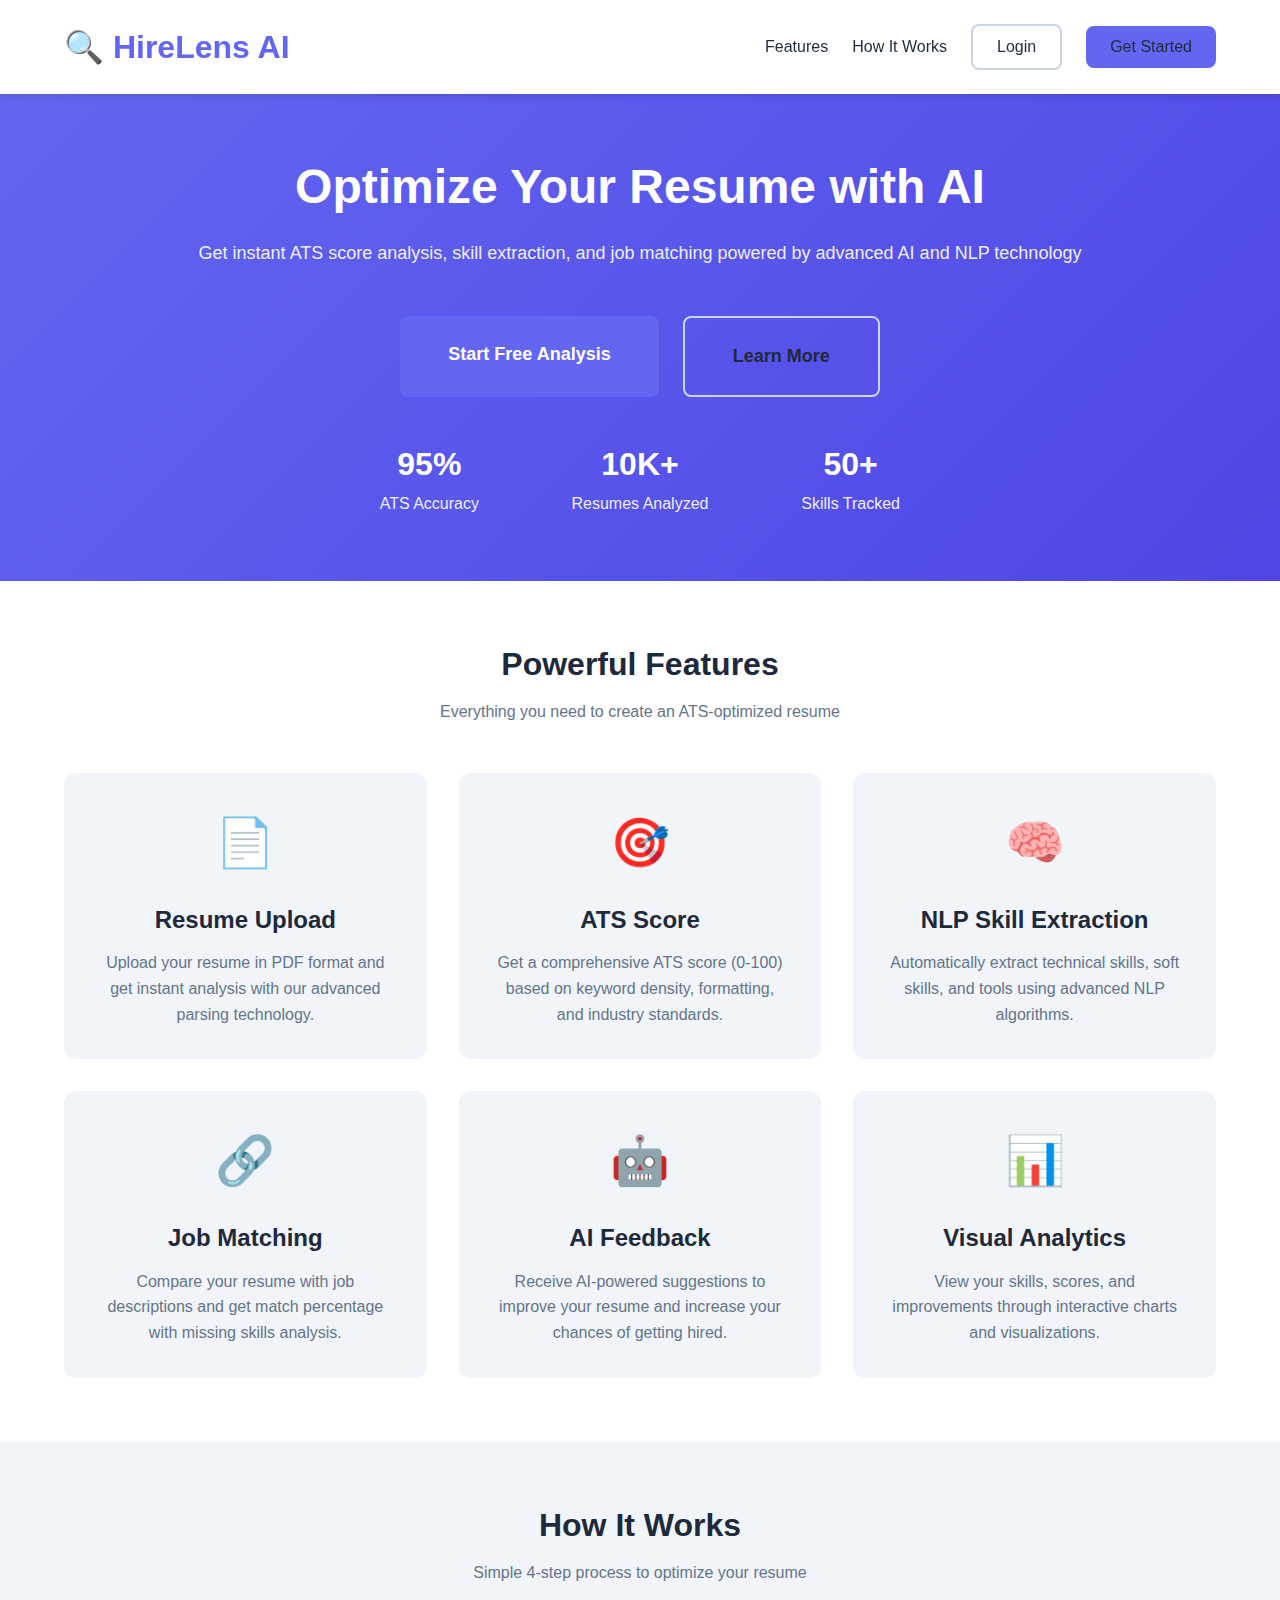
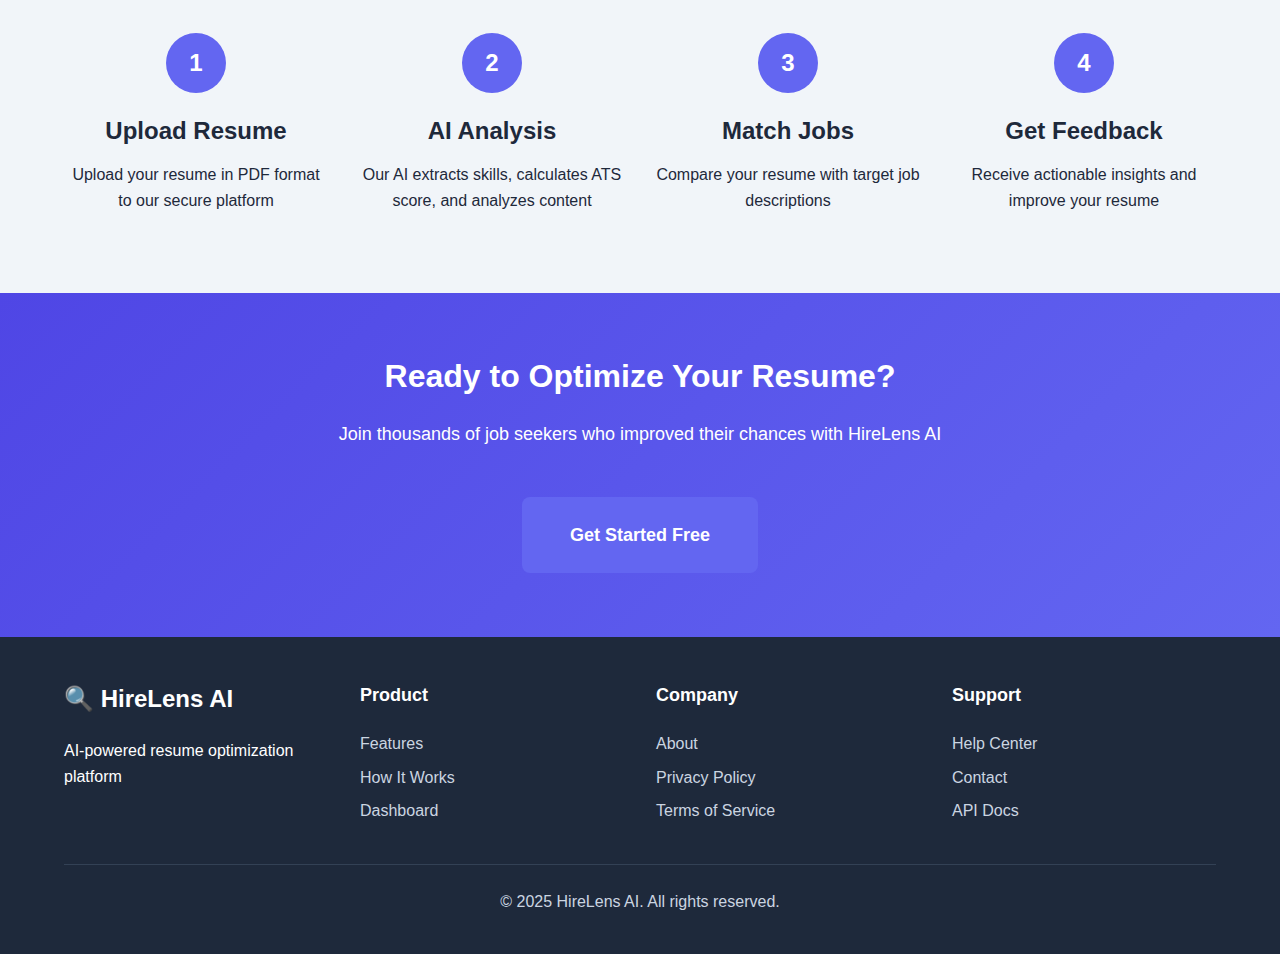
<file: index.html>
<!DOCTYPE html>
<html lang="en">
<head>
    <meta charset="UTF-8">
    <meta name="viewport" content="width=device-width, initial-scale=1.0">
    <title>HireLens AI - AI Resume Analyzer & Job Matcher</title>
    <link rel="stylesheet" href="css/style.css">
</head>
<body>
    <!-- Navigation -->
    <nav class="navbar">
        <div class="container">
            <div class="nav-brand">
                <h2>🔍 HireLens AI</h2>
            </div>
            <div class="nav-links">
                <a href="#features">Features</a>
                <a href="#how-it-works">How It Works</a>
                <a href="login.html" class="btn-secondary">Login</a>
                <a href="register.html" class="btn-primary">Get Started</a>
            </div>
        </div>
    </nav>

    <!-- Hero Section -->
    <section class="hero">
        <div class="container">
            <div class="hero-content">
                <h1>Optimize Your Resume with AI</h1>
                <p class="hero-subtitle">
                    Get instant ATS score analysis, skill extraction, and job matching 
                    powered by advanced AI and NLP technology
                </p>
                <div class="hero-buttons">
                    <a href="register.html" class="btn-primary btn-large">Start Free Analysis</a>
                    <a href="#features" class="btn-secondary btn-large">Learn More</a>
                </div>
                <div class="hero-stats">
                    <div class="stat">
                        <h3>95%</h3>
                        <p>ATS Accuracy</p>
                    </div>
                    <div class="stat">
                        <h3>10K+</h3>
                        <p>Resumes Analyzed</p>
                    </div>
                    <div class="stat">
                        <h3>50+</h3>
                        <p>Skills Tracked</p>
                    </div>
                </div>
            </div>
        </div>
    </section>

    <!-- Features Section -->
    <section id="features" class="features">
        <div class="container">
            <h2 class="section-title">Powerful Features</h2>
            <p class="section-subtitle">Everything you need to create an ATS-optimized resume</p>
            
            <div class="features-grid">
                <div class="feature-card">
                    <div class="feature-icon">📄</div>
                    <h3>Resume Upload</h3>
                    <p>Upload your resume in PDF format and get instant analysis with our advanced parsing technology.</p>
                </div>
                
                <div class="feature-card">
                    <div class="feature-icon">🎯</div>
                    <h3>ATS Score</h3>
                    <p>Get a comprehensive ATS score (0-100) based on keyword density, formatting, and industry standards.</p>
                </div>
                
                <div class="feature-card">
                    <div class="feature-icon">🧠</div>
                    <h3>NLP Skill Extraction</h3>
                    <p>Automatically extract technical skills, soft skills, and tools using advanced NLP algorithms.</p>
                </div>
                
                <div class="feature-card">
                    <div class="feature-icon">🔗</div>
                    <h3>Job Matching</h3>
                    <p>Compare your resume with job descriptions and get match percentage with missing skills analysis.</p>
                </div>
                
                <div class="feature-card">
                    <div class="feature-icon">🤖</div>
                    <h3>AI Feedback</h3>
                    <p>Receive AI-powered suggestions to improve your resume and increase your chances of getting hired.</p>
                </div>
                
                <div class="feature-card">
                    <div class="feature-icon">📊</div>
                    <h3>Visual Analytics</h3>
                    <p>View your skills, scores, and improvements through interactive charts and visualizations.</p>
                </div>
            </div>
        </div>
    </section>

    <!-- How It Works Section -->
    <section id="how-it-works" class="how-it-works">
        <div class="container">
            <h2 class="section-title">How It Works</h2>
            <p class="section-subtitle">Simple 4-step process to optimize your resume</p>
            
            <div class="steps">
                <div class="step">
                    <div class="step-number">1</div>
                    <h3>Upload Resume</h3>
                    <p>Upload your resume in PDF format to our secure platform</p>
                </div>
                
                <div class="step">
                    <div class="step-number">2</div>
                    <h3>AI Analysis</h3>
                    <p>Our AI extracts skills, calculates ATS score, and analyzes content</p>
                </div>
                
                <div class="step">
                    <div class="step-number">3</div>
                    <h3>Match Jobs</h3>
                    <p>Compare your resume with target job descriptions</p>
                </div>
                
                <div class="step">
                    <div class="step-number">4</div>
                    <h3>Get Feedback</h3>
                    <p>Receive actionable insights and improve your resume</p>
                </div>
            </div>
        </div>
    </section>

    <!-- CTA Section -->
    <section class="cta">
        <div class="container">
            <h2>Ready to Optimize Your Resume?</h2>
            <p>Join thousands of job seekers who improved their chances with HireLens AI</p>
            <a href="register.html" class="btn-primary btn-large">Get Started Free</a>
        </div>
    </section>

    <!-- Footer -->
    <footer class="footer">
        <div class="container">
            <div class="footer-content">
                <div class="footer-section">
                    <h3>🔍 HireLens AI</h3>
                    <p>AI-powered resume optimization platform</p>
                </div>
                <div class="footer-section">
                    <h4>Product</h4>
                    <a href="#features">Features</a>
                    <a href="#how-it-works">How It Works</a>
                    <a href="dashboard.html">Dashboard</a>
                </div>
                <div class="footer-section">
                    <h4>Company</h4>
                    <a href="#">About</a>
                    <a href="#">Privacy Policy</a>
                    <a href="#">Terms of Service</a>
                </div>
                <div class="footer-section">
                    <h4>Support</h4>
                    <a href="#">Help Center</a>
                    <a href="#">Contact</a>
                    <a href="#">API Docs</a>
                </div>
            </div>
            <div class="footer-bottom">
                <p>&copy; 2025 HireLens AI. All rights reserved.</p>
            </div>
        </div>
    </footer>

    <script src="js/main.js"></script>
</body>
</html>
</file>
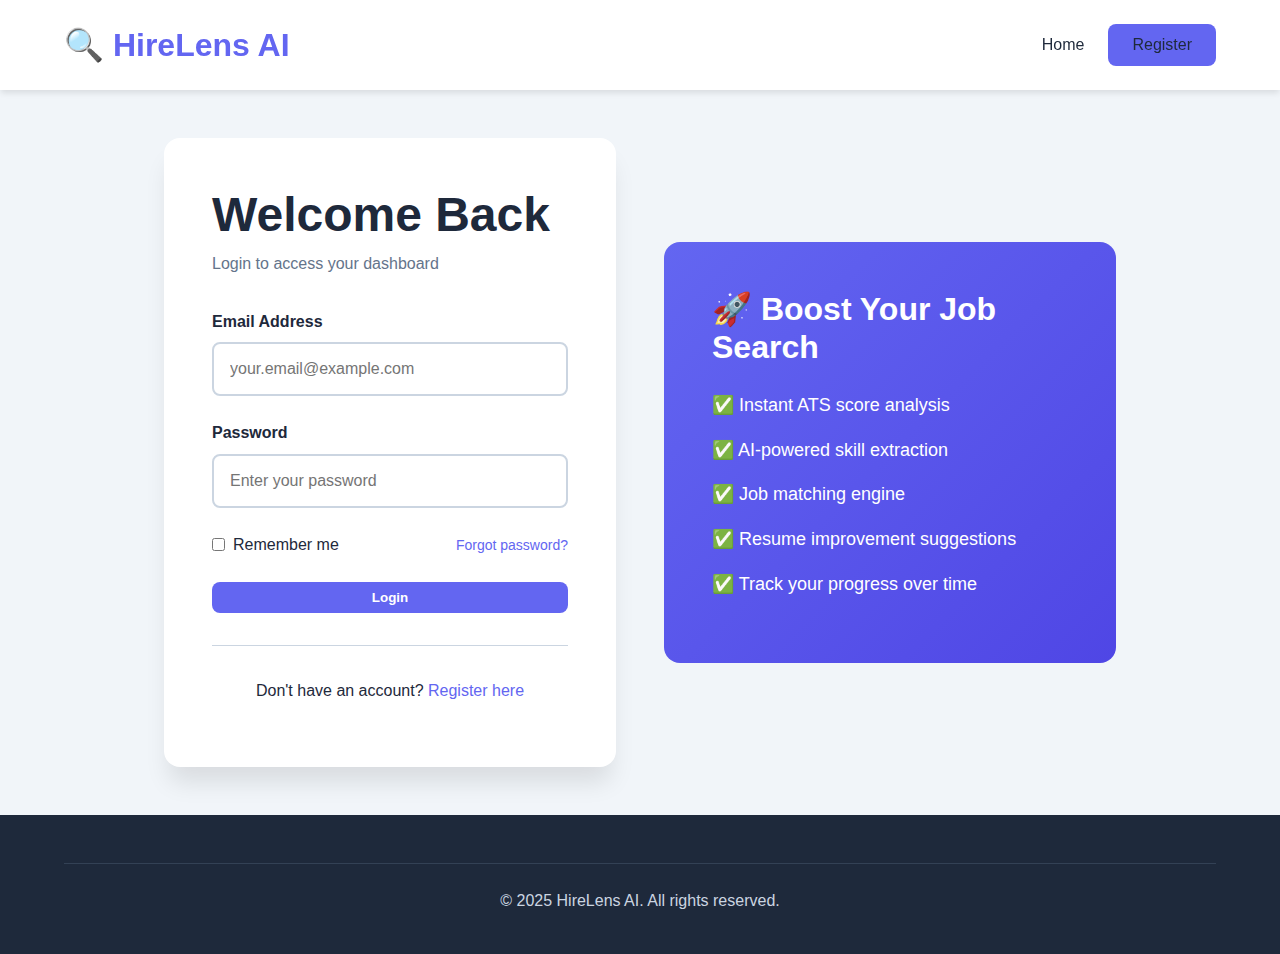
<file: login.html>
<!DOCTYPE html>
<html lang="en">
<head>
    <meta charset="UTF-8">
    <meta name="viewport" content="width=device-width, initial-scale=1.0">
    <title>Login - HireLens AI</title>
    <link rel="stylesheet" href="css/style.css">
</head>
<body>
    <!-- Navigation -->
    <nav class="navbar">
        <div class="container">
            <div class="nav-brand">
                <a href="index.html"><h2>🔍 HireLens AI</h2></a>
            </div>
            <div class="nav-links">
                <a href="index.html">Home</a>
                <a href="register.html" class="btn-primary">Register</a>
            </div>
        </div>
    </nav>

    <!-- Login Form -->
    <section class="auth-section">
        <div class="auth-container">
            <div class="auth-card">
                <h1>Welcome Back</h1>
                <p class="auth-subtitle">Login to access your dashboard</p>
                
                <form id="loginForm" class="auth-form">
                    <div class="form-group">
                        <label for="email">Email Address</label>
                        <input 
                            type="email" 
                            id="email" 
                            name="email" 
                            required 
                            placeholder="your.email@example.com"
                            autocomplete="email"
                        >
                    </div>
                    
                    <div class="form-group">
                        <label for="password">Password</label>
                        <input 
                            type="password" 
                            id="password" 
                            name="password" 
                            required 
                            placeholder="Enter your password"
                            autocomplete="current-password"
                        >
                    </div>
                    
                    <div class="form-options">
                        <label class="checkbox-label">
                            <input type="checkbox" name="remember">
                            <span>Remember me</span>
                        </label>
                        <a href="#" class="forgot-link">Forgot password?</a>
                    </div>
                    
                    <button type="submit" class="btn-primary btn-block" id="loginBtn">
                        Login
                    </button>
                    
                    <div id="errorMessage" class="error-message" style="display: none;"></div>
                    <div id="successMessage" class="success-message" style="display: none;"></div>
                </form>
                
                <div class="auth-footer">
                    <p>Don't have an account? <a href="register.html">Register here</a></p>
                </div>
            </div>
            
            <div class="auth-info">
                <h2>🚀 Boost Your Job Search</h2>
                <ul class="info-list">
                    <li>✅ Instant ATS score analysis</li>
                    <li>✅ AI-powered skill extraction</li>
                    <li>✅ Job matching engine</li>
                    <li>✅ Resume improvement suggestions</li>
                    <li>✅ Track your progress over time</li>
                </ul>
            </div>
        </div>
    </section>

    <!-- Footer -->
    <footer class="footer">
        <div class="container">
            <div class="footer-bottom">
                <p>&copy; 2025 HireLens AI. All rights reserved.</p>
            </div>
        </div>
    </footer>

    <script src="js/auth.js"></script>
</body>
</html>
</file>
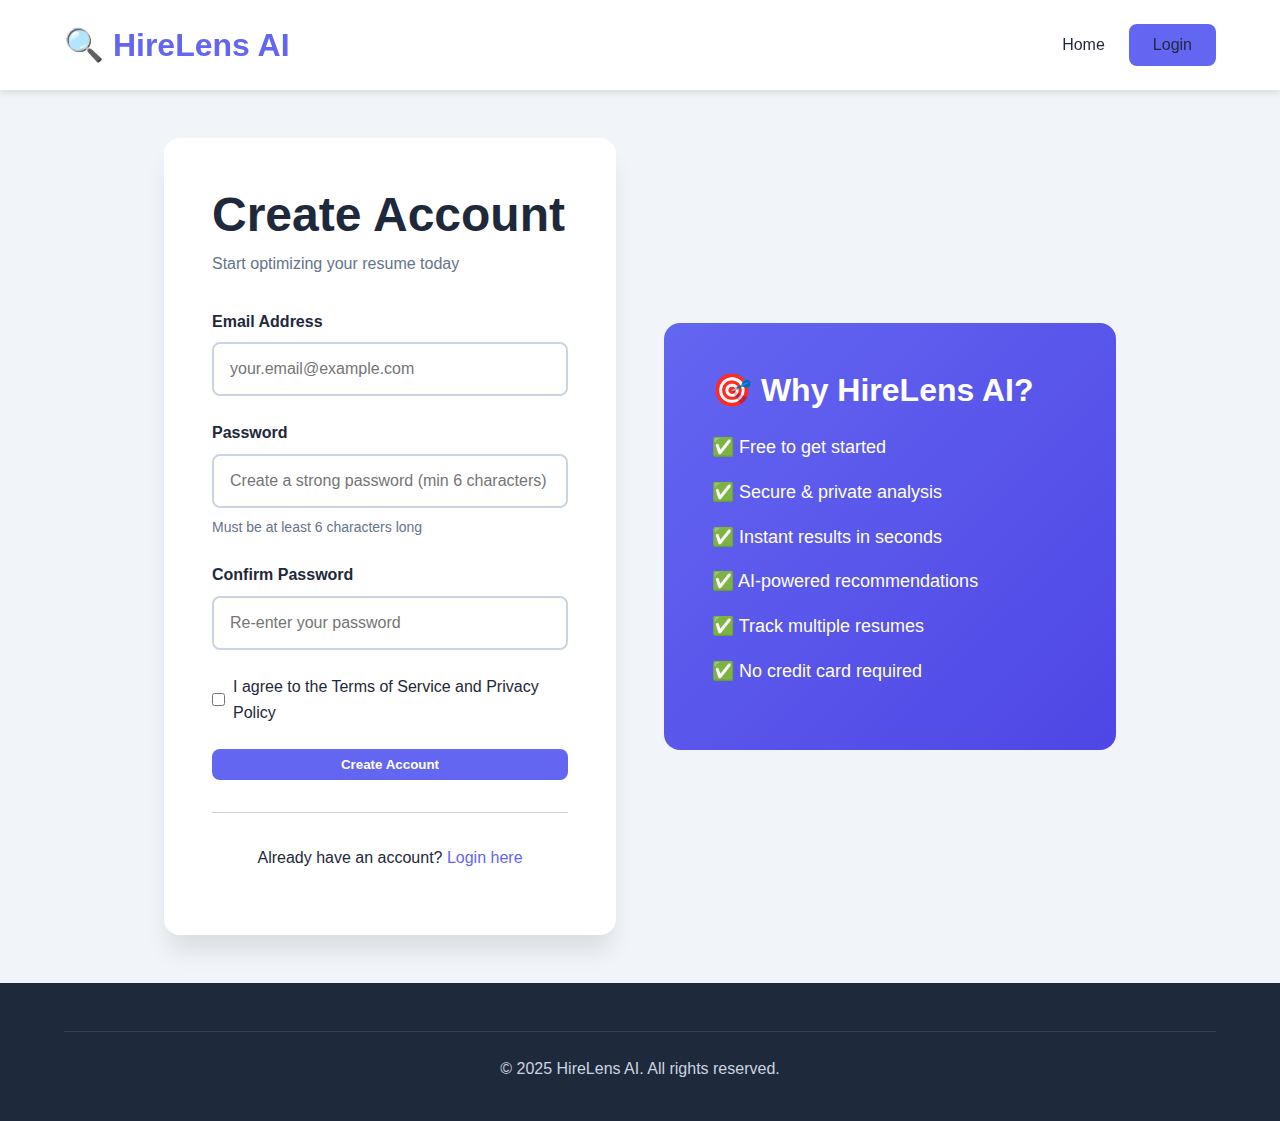
<file: register.html>
<!DOCTYPE html>
<html lang="en">
<head>
    <meta charset="UTF-8">
    <meta name="viewport" content="width=device-width, initial-scale=1.0">
    <title>Register - HireLens AI</title>
    <link rel="stylesheet" href="css/style.css">
</head>
<body>
    <!-- Navigation -->
    <nav class="navbar">
        <div class="container">
            <div class="nav-brand">
                <a href="index.html"><h2>🔍 HireLens AI</h2></a>
            </div>
            <div class="nav-links">
                <a href="index.html">Home</a>
                <a href="login.html" class="btn-primary">Login</a>
            </div>
        </div>
    </nav>

    <!-- Register Form -->
    <section class="auth-section">
        <div class="auth-container">
            <div class="auth-card">
                <h1>Create Account</h1>
                <p class="auth-subtitle">Start optimizing your resume today</p>
                
                <form id="registerForm" class="auth-form">
                    <div class="form-group">
                        <label for="email">Email Address</label>
                        <input 
                            type="email" 
                            id="email" 
                            name="email" 
                            required 
                            placeholder="your.email@example.com"
                            autocomplete="email"
                        >
                    </div>
                    
                    <div class="form-group">
                        <label for="password">Password</label>
                        <input 
                            type="password" 
                            id="password" 
                            name="password" 
                            required 
                            placeholder="Create a strong password (min 6 characters)"
                            autocomplete="new-password"
                        >
                        <small class="form-hint">Must be at least 6 characters long</small>
                    </div>
                    
                    <div class="form-group">
                        <label for="confirmPassword">Confirm Password</label>
                        <input 
                            type="password" 
                            id="confirmPassword" 
                            name="confirmPassword" 
                            required 
                            placeholder="Re-enter your password"
                            autocomplete="new-password"
                        >
                    </div>
                    
                    <div class="form-options">
                        <label class="checkbox-label">
                            <input type="checkbox" name="terms" required>
                            <span>I agree to the Terms of Service and Privacy Policy</span>
                        </label>
                    </div>
                    
                    <button type="submit" class="btn-primary btn-block" id="registerBtn">
                        Create Account
                    </button>
                    
                    <div id="errorMessage" class="error-message" style="display: none;"></div>
                    <div id="successMessage" class="success-message" style="display: none;"></div>
                </form>
                
                <div class="auth-footer">
                    <p>Already have an account? <a href="login.html">Login here</a></p>
                </div>
            </div>
            
            <div class="auth-info">
                <h2>🎯 Why HireLens AI?</h2>
                <ul class="info-list">
                    <li>✅ Free to get started</li>
                    <li>✅ Secure & private analysis</li>
                    <li>✅ Instant results in seconds</li>
                    <li>✅ AI-powered recommendations</li>
                    <li>✅ Track multiple resumes</li>
                    <li>✅ No credit card required</li>
                </ul>
            </div>
        </div>
    </section>

    <!-- Footer -->
    <footer class="footer">
        <div class="container">
            <div class="footer-bottom">
                <p>&copy; 2025 HireLens AI. All rights reserved.</p>
            </div>
        </div>
    </footer>

    <script src="js/auth.js"></script>
</body>
</html>
</file>
<file: css/style.css>
/* ============================================
   RESET & BASE STYLES
   ============================================ */
* {
    margin: 0;
    padding: 0;
    box-sizing: border-box;
}

:root {
    /* Colors */
    --primary-color: #6366f1;
    --primary-dark: #4f46e5;
    --primary-light: #818cf8;
    --secondary-color: #10b981;
    --accent-color: #f59e0b;
    --danger-color: #ef4444;
    --success-color: #22c55e;
    --warning-color: #f59e0b;
    
    /* Neutrals */
    --dark: #1e293b;
    --gray-dark: #334155;
    --gray: #64748b;
    --gray-light: #cbd5e1;
    --gray-lighter: #f1f5f9;
    --white: #ffffff;
    
    /* Typography */
    --font-family: 'Segoe UI', Tahoma, Geneva, Verdana, sans-serif;
    --font-size-base: 16px;
    --font-size-sm: 14px;
    --font-size-lg: 18px;
    --font-size-xl: 24px;
    --font-size-2xl: 32px;
    --font-size-3xl: 48px;
    
    /* Spacing */
    --spacing-xs: 0.5rem;
    --spacing-sm: 1rem;
    --spacing-md: 1.5rem;
    --spacing-lg: 2rem;
    --spacing-xl: 3rem;
    --spacing-2xl: 4rem;
    
    /* Border Radius */
    --radius-sm: 4px;
    --radius-md: 8px;
    --radius-lg: 12px;
    --radius-xl: 16px;
    --radius-full: 9999px;
    
    /* Shadows */
    --shadow-sm: 0 1px 2px 0 rgba(0, 0, 0, 0.05);
    --shadow-md: 0 4px 6px -1px rgba(0, 0, 0, 0.1);
    --shadow-lg: 0 10px 15px -3px rgba(0, 0, 0, 0.1);
    --shadow-xl: 0 20px 25px -5px rgba(0, 0, 0, 0.1);
    
    /* Transitions */
    --transition: all 0.3s ease;
}

body {
    font-family: var(--font-family);
    font-size: var(--font-size-base);
    line-height: 1.6;
    color: var(--dark);
    background-color: var(--gray-lighter);
}

/* ============================================
   TYPOGRAPHY
   ============================================ */
h1, h2, h3, h4, h5, h6 {
    font-weight: 700;
    line-height: 1.2;
    margin-bottom: var(--spacing-sm);
}

h1 { font-size: var(--font-size-3xl); }
h2 { font-size: var(--font-size-2xl); }
h3 { font-size: var(--font-size-xl); }
h4 { font-size: var(--font-size-lg); }

p {
    margin-bottom: var(--spacing-sm);
}

a {
    color: var(--primary-color);
    text-decoration: none;
    transition: var(--transition);
}

a:hover {
    color: var(--primary-dark);
}

/* ============================================
   LAYOUT
   ============================================ */
.container {
    max-width: 1200px;
    margin: 0 auto;
    padding: 0 var(--spacing-md);
}

/* ============================================
   NAVIGATION
   ============================================ */
.navbar {
    background: var(--white);
    box-shadow: var(--shadow-md);
    padding: var(--spacing-md) 0;
    position: sticky;
    top: 0;
    z-index: 1000;
}

.navbar .container {
    display: flex;
    justify-content: space-between;
    align-items: center;
}

.nav-brand h2 {
    color: var(--primary-color);
    margin: 0;
}

.nav-brand a {
    color: var(--primary-color);
}

.nav-links {
    display: flex;
    gap: var(--spacing-md);
    align-items: center;
}

.nav-links a {
    color: var(--dark);
    font-weight: 500;
    transition: var(--transition);
}

.nav-links a:hover {
    color: var(--primary-color);
}

.navbar-dashboard {
    background: linear-gradient(135deg, var(--primary-color), var(--primary-dark));
}

.navbar-dashboard .nav-brand h2,
.navbar-dashboard .nav-brand a {
    color: var(--white);
}

.user-email {
    color: var(--white);
    font-weight: 500;
}

/* ============================================
   BUTTONS
   ============================================ */
.btn-primary,
.btn-secondary,
.btn-danger {
    padding: var(--spacing-xs) var(--spacing-md);
    border-radius: var(--radius-md);
    border: none;
    font-weight: 600;
    cursor: pointer;
    transition: var(--transition);
    display: inline-block;
    text-align: center;
}

.btn-primary {
    background: var(--primary-color);
    color: var(--white);
}

.btn-primary:hover {
    background: var(--primary-dark);
    transform: translateY(-2px);
    box-shadow: var(--shadow-lg);
}

.btn-secondary {
    background: transparent;
    color: var(--dark);
    border: 2px solid var(--gray-light);
}

.btn-secondary:hover {
    border-color: var(--primary-color);
    color: var(--primary-color);
}

.navbar-dashboard .btn-secondary {
    color: var(--white);
    border-color: var(--white);
}

.navbar-dashboard .btn-secondary:hover {
    background: rgba(255, 255, 255, 0.1);
}

.btn-danger {
    background: var(--danger-color);
    color: var(--white);
}

.btn-danger:hover {
    background: #dc2626;
}

.btn-large {
    padding: var(--spacing-md) var(--spacing-xl);
    font-size: var(--font-size-lg);
}

.btn-block {
    width: 100%;
    display: block;
}

.btn-primary:disabled,
.btn-secondary:disabled {
    opacity: 0.5;
    cursor: not-allowed;
}

/* ============================================
   HERO SECTION
   ============================================ */
.hero {
    background: linear-gradient(135deg, var(--primary-color), var(--primary-dark));
    color: var(--white);
    padding: var(--spacing-2xl) 0;
    text-align: center;
}

.hero-content h1 {
    font-size: var(--font-size-3xl);
    margin-bottom: var(--spacing-md);
}

.hero-subtitle {
    font-size: var(--font-size-lg);
    margin-bottom: var(--spacing-xl);
    opacity: 0.9;
}

.hero-buttons {
    display: flex;
    gap: var(--spacing-md);
    justify-content: center;
    margin-bottom: var(--spacing-xl);
}

.hero-stats {
    display: grid;
    grid-template-columns: repeat(auto-fit, minmax(150px, 1fr));
    gap: var(--spacing-lg);
    max-width: 600px;
    margin: 0 auto;
}

.stat h3 {
    font-size: var(--font-size-2xl);
    margin-bottom: var(--spacing-xs);
}

.stat p {
    opacity: 0.9;
    margin: 0;
}

/* ============================================
   FEATURES SECTION
   ============================================ */
.features {
    padding: var(--spacing-2xl) 0;
    background: var(--white);
}

.section-title {
    text-align: center;
    margin-bottom: var(--spacing-sm);
    color: var(--dark);
}

.section-subtitle {
    text-align: center;
    color: var(--gray);
    margin-bottom: var(--spacing-xl);
}

.features-grid {
    display: grid;
    grid-template-columns: repeat(auto-fit, minmax(300px, 1fr));
    gap: var(--spacing-lg);
}

.feature-card {
    background: var(--gray-lighter);
    padding: var(--spacing-lg);
    border-radius: var(--radius-lg);
    text-align: center;
    transition: var(--transition);
}

.feature-card:hover {
    transform: translateY(-5px);
    box-shadow: var(--shadow-xl);
}

.feature-icon {
    font-size: 48px;
    margin-bottom: var(--spacing-md);
}

.feature-card h3 {
    color: var(--dark);
    margin-bottom: var(--spacing-sm);
}

.feature-card p {
    color: var(--gray);
    margin: 0;
}

/* ============================================
   HOW IT WORKS SECTION
   ============================================ */
.how-it-works {
    padding: var(--spacing-2xl) 0;
    background: var(--gray-lighter);
}

.steps {
    display: grid;
    grid-template-columns: repeat(auto-fit, minmax(250px, 1fr));
    gap: var(--spacing-lg);
}

.step {
    text-align: center;
}

.step-number {
    width: 60px;
    height: 60px;
    background: var(--primary-color);
    color: var(--white);
    border-radius: 50%;
    display: flex;
    align-items: center;
    justify-content: center;
    font-size: var(--font-size-xl);
    font-weight: 700;
    margin: 0 auto var(--spacing-md);
}

/* ============================================
   CTA SECTION
   ============================================ */
.cta {
    background: linear-gradient(135deg, var(--primary-dark), var(--primary-color));
    color: var(--white);
    padding: var(--spacing-2xl) 0;
    text-align: center;
}

.cta h2 {
    margin-bottom: var(--spacing-md);
}

.cta p {
    font-size: var(--font-size-lg);
    margin-bottom: var(--spacing-xl);
}

/* ============================================
   AUTH SECTION
   ============================================ */
.auth-section {
    min-height: 80vh;
    display: flex;
    align-items: center;
    padding: var(--spacing-xl) 0;
}

.auth-container {
    max-width: 1000px;
    margin: 0 auto;
    padding: 0 var(--spacing-md);
    display: grid;
    grid-template-columns: 1fr 1fr;
    gap: var(--spacing-xl);
    align-items: center;
}

.auth-card {
    background: var(--white);
    padding: var(--spacing-xl);
    border-radius: var(--radius-xl);
    box-shadow: var(--shadow-xl);
}

.auth-card h1 {
    margin-bottom: var(--spacing-xs);
}

.auth-subtitle {
    color: var(--gray);
    margin-bottom: var(--spacing-lg);
}

.auth-form {
    margin-bottom: var(--spacing-lg);
}

.form-group {
    margin-bottom: var(--spacing-md);
}

.form-group label {
    display: block;
    margin-bottom: var(--spacing-xs);
    font-weight: 600;
    color: var(--dark);
}

.form-group input,
.form-group textarea {
    width: 100%;
    padding: var(--spacing-sm);
    border: 2px solid var(--gray-light);
    border-radius: var(--radius-md);
    font-family: inherit;
    font-size: var(--font-size-base);
    transition: var(--transition);
}

.form-group input:focus,
.form-group textarea:focus {
    outline: none;
    border-color: var(--primary-color);
}

.form-hint {
    display: block;
    margin-top: var(--spacing-xs);
    color: var(--gray);
    font-size: var(--font-size-sm);
}

.form-options {
    display: flex;
    justify-content: space-between;
    align-items: center;
    margin-bottom: var(--spacing-md);
}

.checkbox-label {
    display: flex;
    align-items: center;
    gap: var(--spacing-xs);
    cursor: pointer;
}

.forgot-link {
    font-size: var(--font-size-sm);
}

.auth-footer {
    text-align: center;
    padding-top: var(--spacing-lg);
    border-top: 1px solid var(--gray-light);
}

.auth-info {
    background: linear-gradient(135deg, var(--primary-color), var(--primary-dark));
    color: var(--white);
    padding: var(--spacing-xl);
    border-radius: var(--radius-xl);
}

.auth-info h2 {
    margin-bottom: var(--spacing-md);
}

.info-list {
    list-style: none;
}

.info-list li {
    margin-bottom: var(--spacing-sm);
    font-size: var(--font-size-lg);
}

/* ============================================
   MESSAGES
   ============================================ */
.error-message,
.success-message {
    padding: var(--spacing-sm);
    border-radius: var(--radius-md);
    margin-top: var(--spacing-md);
    text-align: center;
}

.error-message {
    background: #fee2e2;
    color: var(--danger-color);
    border: 1px solid var(--danger-color);
}

.success-message {
    background: #d1fae5;
    color: var(--success-color);
    border: 1px solid var(--success-color);
}

/* ============================================
   DASHBOARD
   ============================================ */
.dashboard {
    min-height: 80vh;
    padding: var(--spacing-xl) 0;
}

.dashboard-header {
    text-align: center;
    margin-bottom: var(--spacing-xl);
}

.stats-grid {
    display: grid;
    grid-template-columns: repeat(auto-fit, minmax(250px, 1fr));
    gap: var(--spacing-md);
    margin-bottom: var(--spacing-xl);
}

.stat-card {
    background: var(--white);
    padding: var(--spacing-lg);
    border-radius: var(--radius-lg);
    box-shadow: var(--shadow-md);
    display: flex;
    align-items: center;
    gap: var(--spacing-md);
}

.stat-icon {
    font-size: 48px;
}

.stat-info h3 {
    font-size: var(--font-size-2xl);
    color: var(--primary-color);
    margin: 0;
}

.stat-info p {
    color: var(--gray);
    margin: 0;
}

.dashboard-grid {
    display: grid;
    grid-template-columns: repeat(auto-fit, minmax(500px, 1fr));
    gap: var(--spacing-lg);
    margin-bottom: var(--spacing-lg);
}

.dashboard-card {
    background: var(--white);
    padding: var(--spacing-xl);
    border-radius: var(--radius-lg);
    box-shadow: var(--shadow-md);
    margin-bottom: var(--spacing-lg);
}

.dashboard-card h2 {
    margin-bottom: var(--spacing-md);
}

/* ============================================
   FILE UPLOAD
   ============================================ */
.file-upload-area {
    border: 2px dashed var(--gray-light);
    border-radius: var(--radius-lg);
    padding: var(--spacing-xl);
    text-align: center;
    transition: var(--transition);
    margin-bottom: var(--spacing-md);
}

.file-upload-area:hover {
    border-color: var(--primary-color);
    background: var(--gray-lighter);
}

.upload-icon {
    font-size: 64px;
    margin-bottom: var(--spacing-md);
}

.file-name {
    color: var(--primary-color);
    font-weight: 600;
    margin-top: var(--spacing-sm);
}

/* ============================================
   SCORE DISPLAY
   ============================================ */
.score-display {
    text-align: center;
    padding: var(--spacing-lg) 0;
}

.score-circle {
    position: relative;
    width: 200px;
    height: 200px;
    margin: 0 auto var(--spacing-md);
}

.score-text {
    position: absolute;
    top: 50%;
    left: 50%;
    transform: translate(-50%, -50%);
    text-align: center;
}

.score-value {
    font-size: var(--font-size-3xl);
    font-weight: 700;
    color: var(--primary-color);
}

.score-label {
    font-size: var(--font-size-lg);
    color: var(--gray);
}

.score-interpretation {
    color: var(--gray);
    font-size: var(--font-size-lg);
}

.score-breakdown {
    margin-top: var(--spacing-lg);
}

.breakdown-item {
    display: flex;
    justify-content: space-between;
    padding: var(--spacing-sm);
    border-bottom: 1px solid var(--gray-light);
}

.breakdown-item:last-child {
    border-bottom: none;
}

/* ============================================
   SKILLS
   ============================================ */
.skills-tabs {
    display: flex;
    gap: var(--spacing-sm);
    margin-bottom: var(--spacing-md);
}

.tab-btn {
    padding: var(--spacing-sm) var(--spacing-md);
    background: var(--gray-lighter);
    border: none;
    border-radius: var(--radius-md);
    cursor: pointer;
    transition: var(--transition);
    font-weight: 600;
}

.tab-btn:hover {
    background: var(--gray-light);
}

.tab-btn.active {
    background: var(--primary-color);
    color: var(--white);
}

.skills-container {
    display: flex;
    flex-wrap: wrap;
    gap: var(--spacing-sm);
}

.skill-tag {
    background: var(--primary-light);
    color: var(--white);
    padding: var(--spacing-xs) var(--spacing-md);
    border-radius: var(--radius-full);
    font-size: var(--font-size-sm);
    font-weight: 500;
}

.empty-state {
    text-align: center;
    color: var(--gray);
    padding: var(--spacing-lg);
}

/* ============================================
   JOB MATCHING
   ============================================ */
.match-results {
    margin-top: var(--spacing-lg);
    padding: var(--spacing-lg);
    background: var(--gray-lighter);
    border-radius: var(--radius-lg);
}

.match-score {
    text-align: center;
    margin-bottom: var(--spacing-lg);
}

.match-percentage {
    font-size: var(--font-size-3xl);
    font-weight: 700;
    color: var(--success-color);
    margin: var(--spacing-sm) 0;
}

.skills-comparison {
    display: grid;
    grid-template-columns: 1fr 1fr;
    gap: var(--spacing-lg);
}

.matched-skills h4,
.missing-skills h4 {
    margin-bottom: var(--spacing-md);
}

.skills-list {
    display: flex;
    flex-direction: column;
    gap: var(--spacing-xs);
}

.skills-list .skill-tag {
    display: inline-block;
    width: fit-content;
}

/* ============================================
   AI FEEDBACK
   ============================================ */
.ai-feedback {
    background: var(--gray-lighter);
    padding: var(--spacing-lg);
    border-radius: var(--radius-lg);
    white-space: pre-wrap;
    line-height: 1.8;
}

/* ============================================
   LOADING
   ============================================ */
.loading-overlay {
    position: fixed;
    top: 0;
    left: 0;
    width: 100%;
    height: 100%;
    background: rgba(0, 0, 0, 0.7);
    display: flex;
    flex-direction: column;
    justify-content: center;
    align-items: center;
    z-index: 9999;
    color: var(--white);
}

.spinner {
    width: 50px;
    height: 50px;
    border: 4px solid rgba(255, 255, 255, 0.3);
    border-top-color: var(--white);
    border-radius: 50%;
    animation: spin 1s linear infinite;
}

@keyframes spin {
    to { transform: rotate(360deg); }
}

.progress-bar {
    width: 100%;
    height: 8px;
    background: var(--gray-light);
    border-radius: var(--radius-full);
    overflow: hidden;
    margin-top: var(--spacing-md);
}

.progress-fill {
    height: 100%;
    background: var(--primary-color);
    animation: progress 2s ease-in-out infinite;
}

@keyframes progress {
    0% { width: 0%; }
    50% { width: 70%; }
    100% { width: 100%; }
}

/* ============================================
   FOOTER
   ============================================ */
.footer {
    background: var(--dark);
    color: var(--white);
    padding: var(--spacing-xl) 0 var(--spacing-md);
}

.footer-content {
    display: grid;
    grid-template-columns: repeat(auto-fit, minmax(200px, 1fr));
    gap: var(--spacing-lg);
    margin-bottom: var(--spacing-lg);
}

.footer-section h3,
.footer-section h4 {
    margin-bottom: var(--spacing-md);
}

.footer-section a {
    display: block;
    color: var(--gray-light);
    margin-bottom: var(--spacing-xs);
}

.footer-section a:hover {
    color: var(--white);
}

.footer-bottom {
    text-align: center;
    padding-top: var(--spacing-md);
    border-top: 1px solid var(--gray-dark);
    color: var(--gray-light);
}

/* ============================================
   RESPONSIVE DESIGN
   ============================================ */
@media (max-width: 768px) {
    .hero-content h1 {
        font-size: var(--font-size-2xl);
    }
    
    .hero-buttons {
        flex-direction: column;
    }
    
    .auth-container {
        grid-template-columns: 1fr;
    }
    
    .auth-info {
        display: none;
    }
    
    .dashboard-grid {
        grid-template-columns: 1fr;
    }
    
    .skills-comparison {
        grid-template-columns: 1fr;
    }
    
    .nav-links {
        gap: var(--spacing-sm);
        font-size: var(--font-size-sm);
    }
}
</file>
